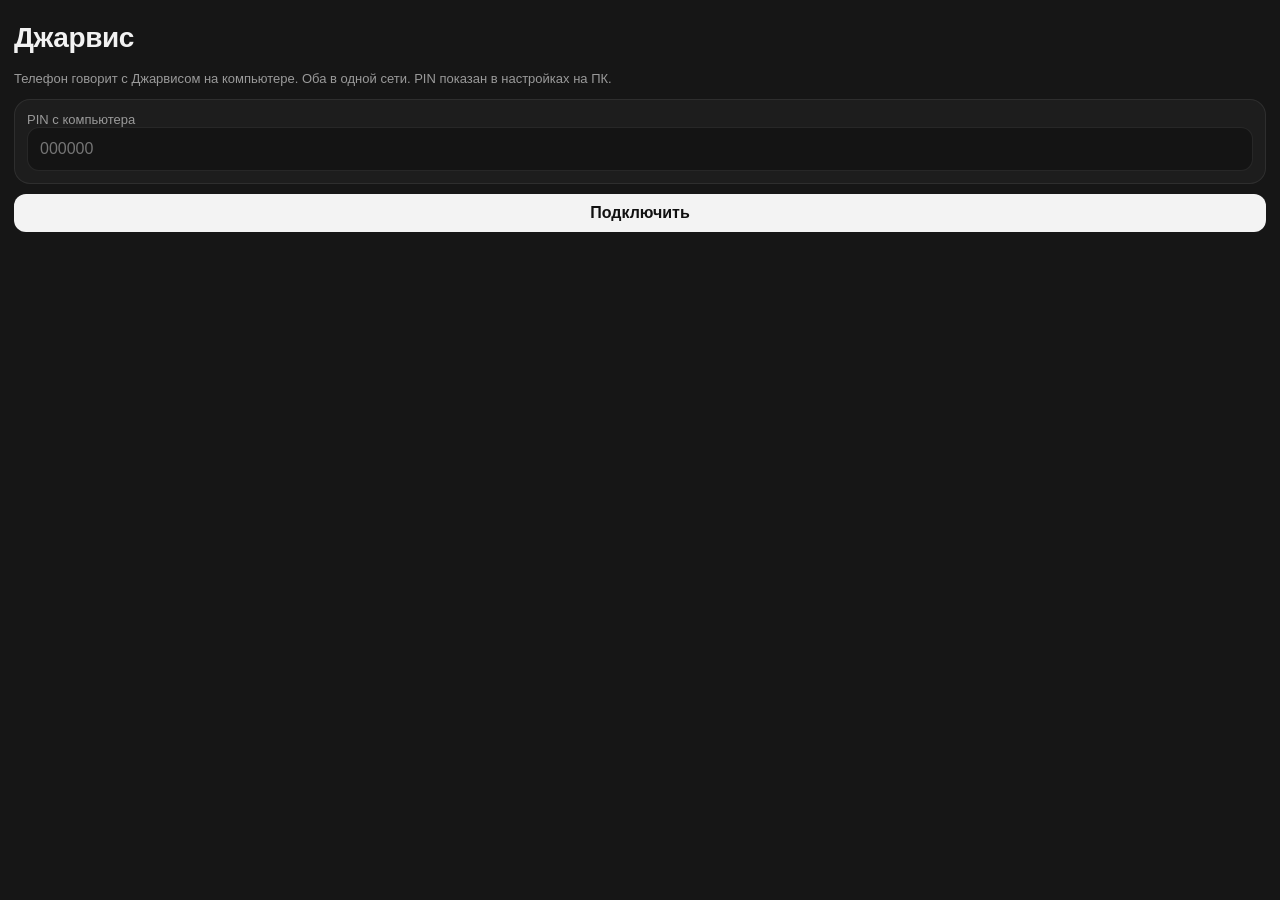
<file: phone/index.html>
<!doctype html>
<html lang="ru">
<head>
<meta charset="utf-8">
<meta name="viewport" content="width=device-width, initial-scale=1, viewport-fit=cover">
<meta name="apple-mobile-web-app-capable" content="yes">
<meta name="apple-mobile-web-app-status-bar-style" content="black-translucent">
<meta name="theme-color" content="#161616">
<link rel="manifest" href="manifest.json">
<link rel="icon" href="icon.svg">
<title>Джарвис</title>
<style>
  :root { color-scheme: dark; --fg:#f2f2f2; --dim:#9a9a9a; --line:rgba(255,255,255,.08); }
  * { box-sizing: border-box; }
  html, body { margin: 0; height: 100%; background: #161616; color: var(--fg);
    font-family: "Segoe UI", Manrope, sans-serif; }
  button, input, textarea { font: inherit; color: inherit; }
  button { background: rgba(255,255,255,.08); border: 0; border-radius: 12px; padding: 10px 12px; }
  button.primary { background: #f3f3f3; color: #111; font-weight: 700; }
  input, textarea { width: 100%; background: rgba(0,0,0,.28); border: 1px solid var(--line); border-radius: 12px; padding: 12px; }
  #app { min-height: 100%; display: flex; flex-direction: column; padding: calc(14px + env(safe-area-inset-top)) 14px calc(18px + env(safe-area-inset-bottom)); }
  h1 { font-size: 28px; margin: 8px 0 4px; letter-spacing: -.4px; }
  .dim { color: var(--dim); font-size: 13px; }
  .tabs { display: flex; gap: 8px; margin: 14px 0; }
  .tabs button.on { background: #f3f3f3; color: #111; }
  #log { flex: 1; overflow-y: auto; display: flex; flex-direction: column; gap: 8px; }
  .msg { white-space: pre-wrap; padding: 10px 12px; border-radius: 14px; background: rgba(255,255,255,.06); line-height: 1.4; }
  .msg.user { background: rgba(255,255,255,.12); }
  .compose { display: flex; gap: 8px; margin-top: 10px; }
  .compose textarea { min-height: 48px; flex: 1; }
  .card { border: 1px solid var(--line); border-radius: 16px; padding: 12px; margin-bottom: 10px; background: rgba(255,255,255,.03); }
  .row { display: flex; gap: 8px; align-items: center; justify-content: space-between; padding: 8px 0; border-top: 1px solid var(--line); }
  .t { font-weight: 700; } .s { color: var(--dim); font-size: 12px; }
  .err { color: #f0b4b4; }
  .pin { font-size: 32px; letter-spacing: 6px; font-weight: 800; }
</style>
</head>
<body>
<div id="app"></div>
<script src="app.js"></script>
</body>
</html>
</file>
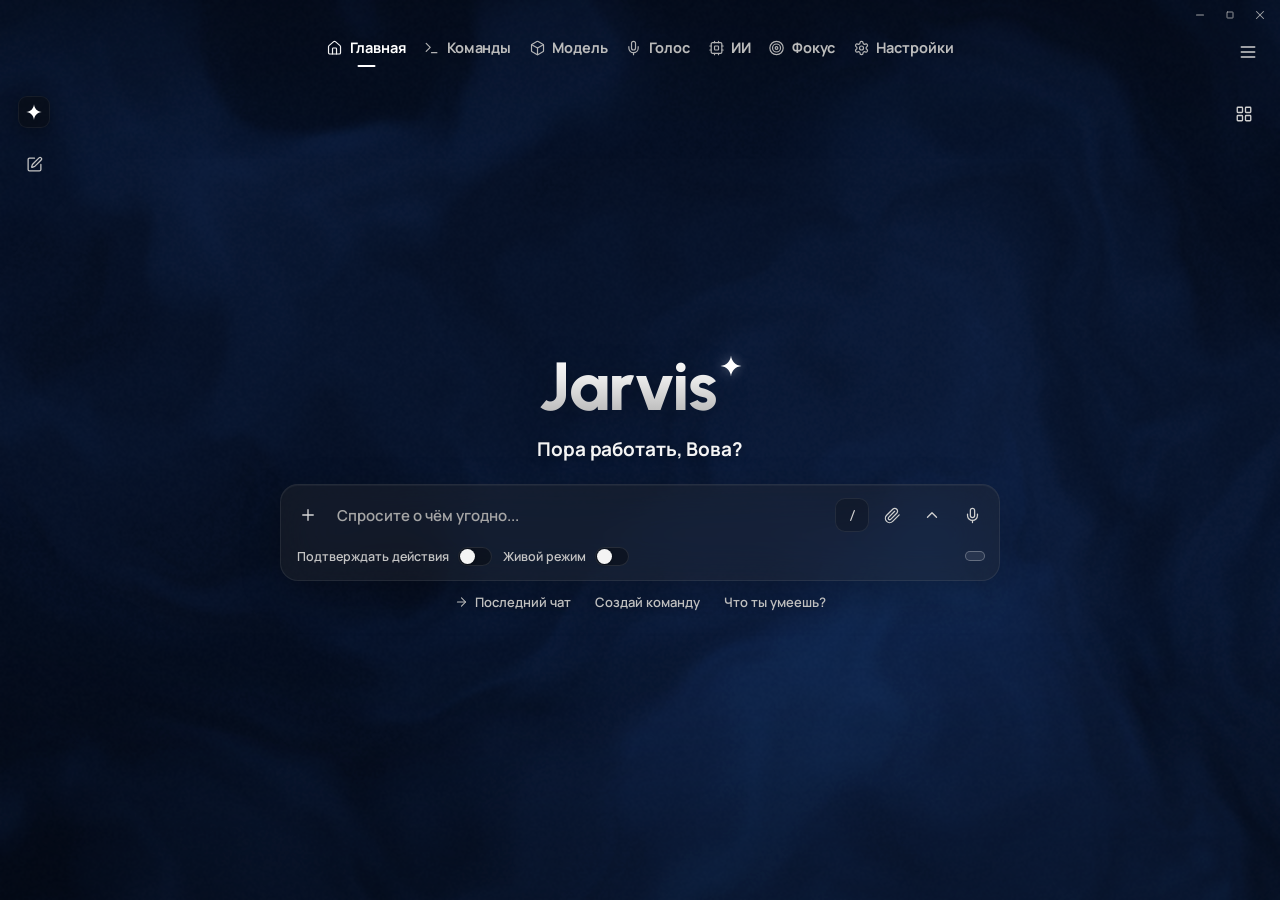
<file: web/index.html>
<!doctype html>
<html lang="ru">
<head>
<meta charset="utf-8">
<meta name="viewport" content="width=device-width, initial-scale=1">
<title>Джарвис</title>
<link rel="stylesheet" href="style.css">
</head>
<body data-state="idle">
<canvas id="bg"></canvas>
<div id="shade"></div>
<div id="app">
  <header id="top" class="pywebview-drag-region">
    <div id="winctl">
      <button data-win="min" title="Свернуть"></button>
      <button data-win="max" title="Развернуть"></button>
      <button data-win="close" class="close" title="Закрыть (в трей)"></button>
    </div>
    <nav id="tabs"></nav>
    <button id="burger" class="icon-btn" title="Меню"></button>
  </header>

  <aside id="rail">
    <button id="rail-home" class="rail-btn active" title="Главная"></button>
    <button id="rail-new" class="rail-btn" title="Новый чат"></button>
  </aside>
  <button id="grid-btn" class="icon-btn" title="Ещё"></button>

  <main id="views">
    <section class="view active" id="v-home">
      <div id="hero">
        <h1 id="wordmark"><span class="wm">Jarvis</span><span class="spark"></span></h1>
        <p id="greet">Пора работать, Вова?</p>
      </div>
      <div id="chat"><div id="msgs"></div></div>
      <div id="composer">
        <div id="status"><span class="dot"></span><span class="txt"></span></div>
        <button id="follow-chip" class="hidden" title="Разговор без имени: можно продолжать без «Джарвис». Нажми, чтобы закончить"></button>
        <div class="card">
          <div class="crow crow1">
            <button id="plus" class="sq" title="Действия"></button>
            <input id="input" type="text" autocomplete="off" spellcheck="false" placeholder="Спросите о чём угодно...">
            <button id="slash" class="sq boxed" title="Команды"></button>
            <button id="clip" class="sq" title="Приложить снимок экрана"></button>
            <button id="send" class="sq" title="Отправить (Enter)"></button>
            <button id="mic" class="sq" title="Говорить"></button>
          </div>
          <div class="crow crow2">
            <label class="tgl-wrap" id="confirm-wrap" title="Подтверждать опасные действия: перед открытием программ и сайтов ассистент спросит разрешение">
              <span class="lbl">Подтверждать действия</span><span id="confirm-tgl" class="toggle"></span>
            </label>
            <label class="tgl-wrap" id="live-wrap" title="Живой режим: ассистент сам поглядывает на экран и говорит, только когда это уместно">
              <span class="lbl">Живой режим</span><span id="live-tgl" class="toggle"></span>
            </label>
            <button id="wake-btn" class="chip" title="Слово-активатор «Hey Jarvis»"></button>
            <button id="voice-btn" class="chip" title="Озвучивать ответы"></button>
            <button id="model-btn" class="chip" title="Модель"></button>
            <button id="watch-btn" class="chip" title="Как часто смотреть на экран во время фокуса"></button>
          </div>
        </div>
      </div>
      <div id="quick">
        <button data-q="last"></button>
        <button data-q="cmd">Создай команду</button>
        <button data-q="ask">Что ты умеешь?</button>
      </div>
    </section>

    <section class="view" id="v-commands"><div class="page"><div class="col" id="p-commands"></div></div></section>
    <section class="view" id="v-model"><div class="page"><div class="col" id="p-model"></div></div></section>
    <section class="view" id="v-voice"><div class="page"><div class="col" id="p-voice"></div></div></section>
    <section class="view" id="v-ai"><div class="page"><div class="col" id="p-ai"></div></div></section>
    <section class="view" id="v-focus"><div class="page"><div class="col" id="p-focus"></div></div></section>
    <section class="view" id="v-settings"><div class="page"><div class="col" id="p-settings"></div></div></section>
  </main>

  <div class="rz n" data-edge="n"></div><div class="rz s" data-edge="s"></div>
  <div class="rz e" data-edge="e"></div><div class="rz w" data-edge="w"></div>
  <div class="rz ne" data-edge="ne"></div><div class="rz nw" data-edge="nw"></div>
  <div class="rz se" data-edge="se"></div><div class="rz sw" data-edge="sw"></div>
  <div id="pop" class="hidden"></div>
  <div id="toasts"></div>
</div>
<script src="icons.js"></script>
<script src="bg.js"></script>
<script src="app.js"></script>
<script src="memory.js"></script>
</body>
</html>
</file>
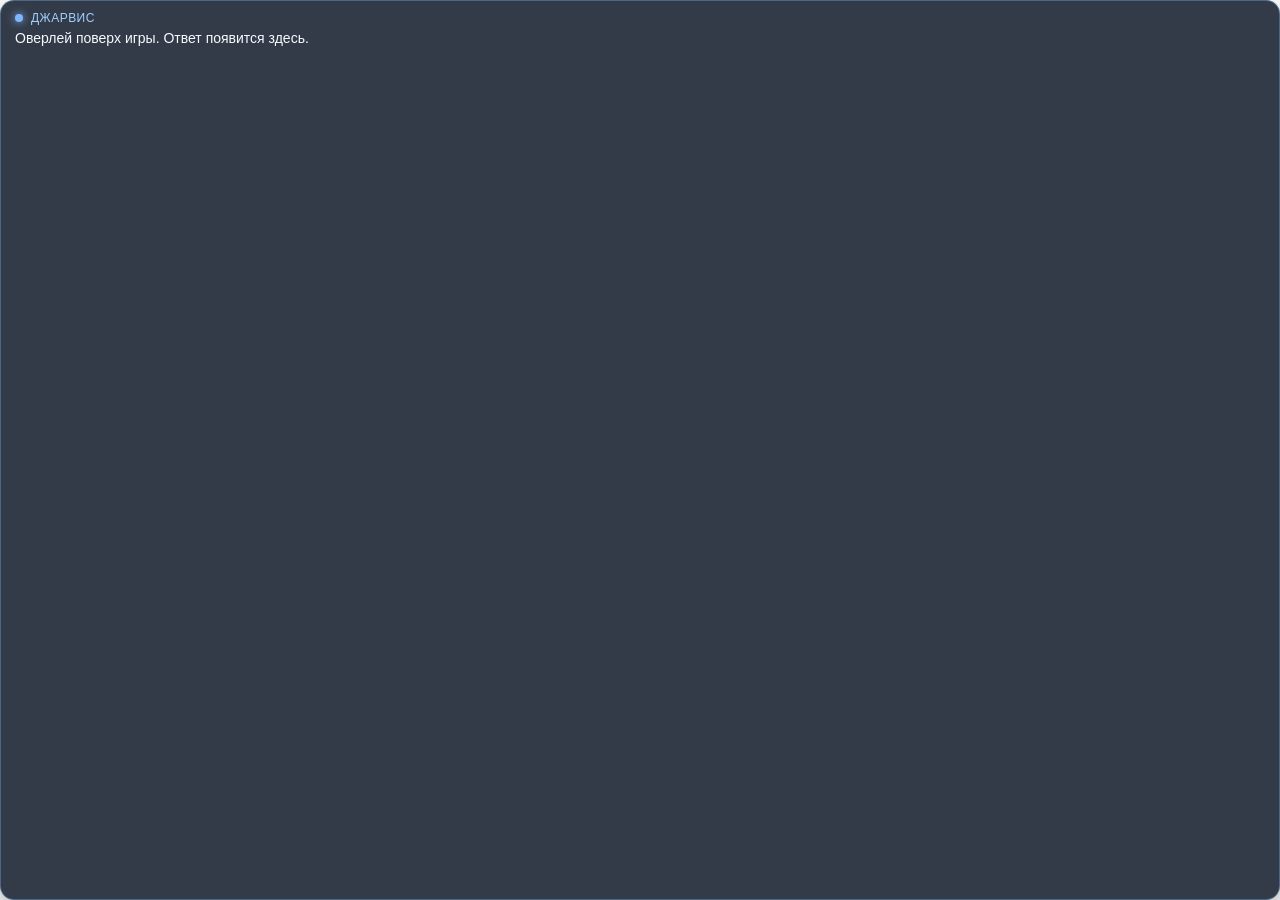
<file: web/overlay.html>
<!doctype html>
<html lang="ru">
<head>
<meta charset="utf-8">
<title>Джарвис</title>
<style>
  html, body { margin: 0; height: 100%; background: transparent; color: #e8f4ff;
    font-family: "Segoe UI", sans-serif; user-select: none; overflow: hidden; }
  .box { height: 100%; box-sizing: border-box; padding: 10px 14px;
    background: rgba(8, 16, 32, .82); border: 1px solid rgba(120, 190, 255, .35);
    border-radius: 14px; display: flex; flex-direction: column; gap: 4px;
    box-shadow: 0 10px 28px rgba(0,0,0,.35); }
  .row { display: flex; align-items: center; gap: 8px; -webkit-app-region: drag; }
  .dot { width: 8px; height: 8px; border-radius: 50%; background: #7eb6ff; box-shadow: 0 0 8px #7eb6ff; }
  .dot.speaking { background: #7dffe1; box-shadow: 0 0 8px #7dffe1; }
  .dot.listening { background: #ffd27a; box-shadow: 0 0 8px #ffd27a; }
  .st { font-size: 12px; letter-spacing: .04em; color: #9fd0ff; text-transform: uppercase; }
  .tx { font-size: 14px; line-height: 1.35; color: #f4fbff; overflow: hidden;
    display: -webkit-box; -webkit-line-clamp: 3; -webkit-box-orient: vertical; }
</style>
</head>
<body>
  <div class="box">
    <div class="row"><span class="dot" id="dot"></span><span class="st" id="st">Джарвис</span></div>
    <div class="tx" id="tx">Оверлей поверх игры. Ответ появится здесь.</div>
  </div>
  <script>
    const dot = document.getElementById('dot'), st = document.getElementById('st'), tx = document.getElementById('tx');
    const labels = {idle:'ожидание', listening:'слушаю', thinking:'думаю', speaking:'говорю'};
    window.overlaySet = function (s) {
      s = s || {};
      dot.className = 'dot ' + (s.state || '');
      st.textContent = labels[s.state] || s.state || 'Джарвис';
      if (s.text) tx.textContent = s.text;
    };
  </script>
</body>
</html>
</file>
<file: web/style.css>
@font-face { font-family: 'Manrope'; src: url('fonts/Manrope-var.ttf') format('truetype'); font-weight: 200 800; font-display: block; }
@font-face { font-family: 'Urbanist'; src: url('fonts/Urbanist-var.ttf') format('truetype'); font-weight: 100 900; font-display: block; }

:root {
  --fg: #f2f2f2; --fg2: #c9c9c9; --dim: #9a9a9a; --dimmer: #6f6f6f;
  --glass: rgba(44, 44, 44, .36); --glass2: rgba(18, 18, 18, .55); --edge: rgba(255, 255, 255, .075);
  --edge2: rgba(255, 255, 255, .16); --hover: rgba(255, 255, 255, .07);
  --blur: blur(22px) saturate(115%);
  --lvl: 0;
  --top-h: 78px;
}
* { box-sizing: border-box; }
html, body { margin: 0; height: 100%; overflow: hidden; background: #161616; color: var(--fg);
  font-family: 'Manrope', 'Segoe UI', sans-serif; font-weight: 600; font-size: 14px;
  -webkit-font-smoothing: antialiased; user-select: none; }
button { font: inherit; color: inherit; background: none; border: 0; padding: 0; cursor: pointer; }
input, textarea, select { font: inherit; color: inherit; user-select: text; }
.ic { display: block; flex: none; }
.hidden { display: none !important; }

/* ── background ── */
#bg { position: fixed; inset: 0; width: 100%; height: 100%; display: block; z-index: 0; filter: contrast(1.04); }
body.no-webgl #bg { display: none; }
body.no-webgl { background: radial-gradient(1200px 700px at 60% 30%, #8a8a8a 0%, #4a4a4a 45%, #1d1d1d 100%); }
#shade { position: fixed; inset: 0; z-index: 1; pointer-events: none;
  background: radial-gradient(130% 95% at 50% 42%, rgba(0,0,0,0) 40%, rgba(0,0,0,.38) 100%),
              linear-gradient(180deg, rgba(0,0,0,.10) 0%, rgba(0,0,0,0) 18%, rgba(0,0,0,0) 70%, rgba(0,0,0,.18) 100%); }
body.view-page #shade { background: radial-gradient(130% 95% at 50% 42%, rgba(0,0,0,.18) 30%, rgba(0,0,0,.5) 100%); }
#app { position: fixed; inset: 0; z-index: 2; }

/* ── top bar ── */
#top { position: absolute; left: 0; right: 0; top: 0; height: var(--top-h); z-index: 20; }
#winctl { position: absolute; top: 4px; right: 6px; display: flex; gap: 2px; z-index: 30; }
#winctl button { width: 28px; height: 22px; border-radius: 6px; display: grid; place-items: center; color: #bdbdbd; opacity: .85; }
#winctl button:hover { background: var(--hover); color: #fff; opacity: 1; }
#winctl button.close:hover { background: #c42b1c; color: #fff; }
#tabs { position: absolute; left: 50%; top: 34px; transform: translateX(-50%); display: flex; gap: 18px; white-space: nowrap; }
.tab { display: flex; align-items: center; gap: 7px; color: #bcbcbc; font-weight: 700; font-size: 14.5px; letter-spacing: -.1px;
  position: relative; padding: 4px 0 8px; transition: color .18s; text-shadow: 0 1px 8px rgba(0,0,0,.25); }
.tab .ic { opacity: .95; }
.tab:hover { color: #e6e6e6; }
.tab.active { color: #fff; }
.tab::after { content: ''; position: absolute; left: 50%; bottom: -2px; width: 18px; height: 2px; border-radius: 2px;
  background: #fff; transform: translateX(-50%) scaleX(0); transition: transform .22s ease; }
.tab.active::after { transform: translateX(-50%) scaleX(1); }
#burger { position: absolute; right: 16px; top: 36px; }
.icon-btn { width: 32px; height: 32px; border-radius: 9px; display: grid; place-items: center; color: #cfcfcf; transition: background .15s, color .15s; }
.icon-btn:hover { background: var(--hover); color: #fff; }
.icon-btn.on { color: #fff; background: rgba(255,255,255,.12); }

/* ── left rail / grid ── */
#rail { position: absolute; left: 18px; top: 96px; display: flex; flex-direction: column; gap: 20px; z-index: 15; }
.rail-btn { width: 32px; height: 32px; border-radius: 9px; display: grid; place-items: center; color: #c4c4c4; transition: all .15s; }
.rail-btn:hover { background: var(--hover); color: #fff; }
.rail-btn.active { background: rgba(10,10,10,.42); color: #fff; box-shadow: inset 0 0 0 1px rgba(255,255,255,.06), 0 4px 14px rgba(0,0,0,.25); }
#grid-btn { position: absolute; right: 20px; top: 98px; z-index: 15; }

/* ── views ── */
.view { position: absolute; inset: 0; opacity: 0; pointer-events: none; transition: opacity .25s ease; }
.view.active { opacity: 1; pointer-events: auto; }

/* ── hero ── */
#hero { position: absolute; left: 0; right: 0; top: calc(50% - 98px); text-align: center; transition: opacity .35s ease, transform .45s cubic-bezier(.2,.8,.2,1); }
#wordmark { margin: 0; display: inline-flex; align-items: flex-start; font-family: 'Urbanist', 'Manrope', sans-serif; font-weight: 800;
  font-size: 68px; letter-spacing: -1.5px; line-height: 1; }
#wordmark .wm { background: linear-gradient(180deg, #ffffff 0%, #e8e8e8 38%, #a9a9a9 100%); -webkit-background-clip: text; background-clip: text;
  color: transparent; filter: drop-shadow(0 3px 16px rgba(0,0,0,.28)); padding: 0 2px 6px; }
#wordmark .spark { color: #fff; margin-left: 1px; margin-top: 2px; filter: drop-shadow(0 0 6px rgba(255,255,255,.35)); transition: filter .3s; }
#greet { margin: 10px 0 0; font-size: 19px; font-weight: 700; color: #f4f4f4; letter-spacing: -.1px; text-shadow: 0 1px 10px rgba(0,0,0,.35); }
body[data-state="thinking"] #wordmark .spark { animation: spin 2.2s cubic-bezier(.5,.1,.5,.9) infinite; filter: drop-shadow(0 0 10px rgba(255,255,255,.7)); }
body[data-state="speaking"] #wordmark .spark { animation: pulse 1.1s ease-in-out infinite; filter: drop-shadow(0 0 12px rgba(255,255,255,.8)); }
body[data-state="listening"] #wordmark .spark { animation: pulse .7s ease-in-out infinite; filter: drop-shadow(0 0 14px rgba(255,255,255,.9)); }
@keyframes spin { to { transform: rotate(360deg); } }
@keyframes pulse { 0%,100% { transform: scale(1); } 50% { transform: scale(1.28); } }

/* ── composer ── */
#composer { position: absolute; left: 50%; width: min(720px, calc(100% - 150px)); top: calc(50% + 34px); transform: translateX(-50%);
  transition: top .5s cubic-bezier(.2,.8,.2,1), width .4s ease; z-index: 12; }
.card { background: var(--glass); backdrop-filter: var(--blur); -webkit-backdrop-filter: var(--blur); border: 1px solid var(--edge);
  border-radius: 18px; box-shadow: 0 14px 40px rgba(0,0,0,.22), inset 0 1px 0 rgba(255,255,255,.045); }
#composer .card { padding: 8px 10px 9px 10px; }
.crow { display: flex; align-items: center; gap: 6px; }
.crow1 { height: 44px; }
#plus { width: 34px; height: 34px; color: #d6d6d6; }
#input { flex: 1; min-width: 0; height: 40px; background: transparent; border: 0; outline: 0; font-size: 15px; font-weight: 600; color: #f0f0f0; padding: 0 6px; }
#input::placeholder { color: #a6a6a6; }
.sq { width: 34px; height: 34px; border-radius: 10px; display: grid; place-items: center; color: #cfcfcf; transition: background .15s, color .15s, box-shadow .2s; }
.sq:hover { background: var(--hover); color: #fff; }
.sq.boxed { background: rgba(0,0,0,.22); box-shadow: inset 0 0 0 1px rgba(255,255,255,.08); }
.sq.boxed:hover { background: rgba(255,255,255,.08); }
.sq.on { color: #fff; background: rgba(255,255,255,.14); }
#mic { position: relative; }
body[data-state="listening"] #mic { color: #111; background: #fff;
  box-shadow: 0 0 0 calc(3px + var(--lvl) * 9px) rgba(255,255,255,.18), 0 0 22px rgba(255,255,255,.55); }
body[data-state="speaking"] #mic { color: #fff; }
.crow2 { padding: 4px 4px 0 6px; gap: 11px; min-width: 0; font-size: 12.5px; color: #c3c3c3; height: 34px; }
.crow2 .lbl { white-space: nowrap; }
.toggle { position: relative; width: 34px; height: 19px; border-radius: 12px; background: rgba(0,0,0,.35); box-shadow: inset 0 0 0 1px rgba(255,255,255,.1); flex: none; transition: background .2s; }
.toggle::after { content: ''; position: absolute; left: 2px; top: 2px; width: 15px; height: 15px; border-radius: 50%; background: #f4f4f4; transition: transform .2s ease; box-shadow: 0 1px 3px rgba(0,0,0,.35); }
.toggle.on { background: rgba(255,255,255,.42); }
.toggle.on::after { transform: translateX(15px); }
.tgl-wrap { display: flex; align-items: center; gap: 9px; cursor: pointer; }
.chip { display: flex; align-items: center; gap: 6px; color: #c6c6c6; white-space: nowrap; border-radius: 8px; padding: 3px 4px; transition: color .15s, background .15s; }
.chip:hover { color: #fff; }
.chip.on { color: #fff; }
.chip.on .ic { filter: drop-shadow(0 0 5px rgba(255,255,255,.6)); }
#model-btn { color: #ececec; font-weight: 700; max-width: 160px; min-width: 0; flex: 0 1 auto; }
#model-btn .txt { overflow: hidden; text-overflow: ellipsis; white-space: nowrap; }
#watch-btn { margin-left: auto; border: 1px solid rgba(255,255,255,.28); background: rgba(255,255,255,.08); padding: 4px 9px; border-radius: 9px; color: #e2e2e2; max-width: 150px; min-width: 0; flex: 0 1 auto; }
#watch-btn .txt { overflow: hidden; text-overflow: ellipsis; white-space: nowrap; }
#watch-btn:hover { background: rgba(255,255,255,.14); }
#status { position: absolute; left: 50%; transform: translateX(-50%); bottom: calc(100% + 8px); font-size: 12px; color: #d8d8d8; white-space: nowrap;
  display: flex; align-items: center; gap: 7px; opacity: 0; transition: opacity .25s; pointer-events: none; text-shadow: 0 1px 8px rgba(0,0,0,.5); }
#status .dot { width: 6px; height: 6px; border-radius: 50%; background: #fff; box-shadow: 0 0 8px #fff; }
#status.show .dot { animation: pulse 1s infinite; }
#status.show { opacity: 1; }
/* v1.6 conversation mode chip: «слушаю… ещё 1:40» */
#follow-chip { position: absolute; right: 8px; bottom: calc(100% + 6px); display: flex; align-items: center; gap: 6px; font-size: 12px;
  color: #eaeaea; padding: 3px 9px; border-radius: 999px; border: 1px solid rgba(255,255,255,.25); background: rgba(255,255,255,.08);
  white-space: nowrap; text-shadow: 0 1px 6px rgba(0,0,0,.4); transition: opacity .2s, background .15s; }
#follow-chip:hover { background: rgba(255,255,255,.16); }
#follow-chip .fdot { width: 6px; height: 6px; border-radius: 50%; background: #7dffb0; box-shadow: 0 0 8px #7dffb0; animation: pulse 1.4s infinite; }
#follow-chip.wait .fdot { background: #bbb; box-shadow: none; animation: none; }
#follow-chip .x { opacity: .6; margin-left: 2px; }
#follow-chip.hidden { display: none; }
.pcpeek { margin-top: 6px; font-size: 12px; color: #cfcfcf; max-height: 120px; overflow-y: auto; }
.pcpeek div { padding: 2px 0; }
.pcpeek .tm { opacity: .55; margin-right: 6px; }

#quick { position: absolute; left: 50%; transform: translateX(-50%); top: calc(50% + 143px); display: flex; gap: 24px; font-size: 13px; color: #cfcfcf;
  transition: opacity .3s; white-space: nowrap; }
#quick button { display: flex; align-items: center; gap: 6px; color: #cfcfcf; text-shadow: 0 1px 8px rgba(0,0,0,.4); }
#quick button:hover { color: #fff; }

/* ── chat mode ── */
#chat { position: absolute; left: 50%; transform: translateX(-50%); width: min(760px, calc(100% - 150px)); top: 86px; bottom: 132px;
  overflow-y: auto; opacity: 0; pointer-events: none; transition: opacity .35s ease .1s; padding: 10px 6px 18px;
  -webkit-mask-image: linear-gradient(180deg, transparent 0, #000 26px, #000 calc(100% - 16px), transparent 100%); }
#chat::-webkit-scrollbar { width: 6px; } #chat::-webkit-scrollbar-thumb { background: rgba(255,255,255,.14); border-radius: 3px; }
body.chatmode #chat { opacity: 1; pointer-events: auto; }
body.chatmode #hero { opacity: 0; transform: translateY(-46px) scale(.92); pointer-events: none; }
body.chatmode #composer { top: calc(100% - 118px); width: min(760px, calc(100% - 150px)); }
body.chatmode #quick { opacity: 0; pointer-events: none; }
.msg { display: flex; gap: 10px; margin: 12px 0; animation: msgin .35s cubic-bezier(.2,.8,.2,1); }
@keyframes msgin { from { opacity: 0; transform: translateY(8px); } to { opacity: 1; transform: none; } }
.msg .av { width: 28px; height: 28px; border-radius: 9px; flex: none; display: grid; place-items: center; color: #fff;
  background: rgba(10,10,10,.45); box-shadow: inset 0 0 0 1px rgba(255,255,255,.07); margin-top: 2px; }
.bubble { max-width: 78%; padding: 10px 14px; border-radius: 16px; line-height: 1.5; font-size: 14.5px; font-weight: 550; color: #eeeeee;
  backdrop-filter: var(--blur); -webkit-backdrop-filter: var(--blur); white-space: pre-wrap; word-wrap: break-word; user-select: text; }
.msg.jarvis .bubble { background: rgba(20,20,20,.46); border: 1px solid var(--edge); border-top-left-radius: 6px; }
.msg.user { justify-content: flex-end; }
.msg.user .bubble { background: rgba(255,255,255,.13); border: 1px solid rgba(255,255,255,.10); border-top-right-radius: 6px; color: #fafafa; }
.msg.live .bubble { border-color: rgba(160,220,255,.28); box-shadow: 0 0 24px rgba(140,200,255,.08); }
.msg.live .av { color: #cfeaff; }
.msg.nudge .bubble { border-color: rgba(255,255,255,.28); box-shadow: 0 0 24px rgba(255,255,255,.08); }
.msg.system { justify-content: center; }
.msg.system .bubble { background: rgba(0,0,0,.28); font-size: 12.5px; color: #cfcfcf; border-radius: 10px; padding: 6px 12px; max-width: 90%; text-align: center; }
.msg.tool { margin: -4px 0 6px 38px; }
.toolchip { display: inline-flex; align-items: center; gap: 6px; font-size: 12px; color: #bdbdbd; padding: 3px 9px; border-radius: 8px; background: rgba(0,0,0,.22); }
.typing .bubble { display: flex; gap: 5px; padding: 14px 16px; }
.typing i { width: 6px; height: 6px; border-radius: 50%; background: #ddd; animation: blink 1.2s infinite; }
.typing i:nth-child(2) { animation-delay: .15s; } .typing i:nth-child(3) { animation-delay: .3s; }
@keyframes blink { 0%,80%,100% { opacity: .25; transform: translateY(0); } 40% { opacity: 1; transform: translateY(-3px); } }
.msg .ts { font-size: 10.5px; color: #8d8d8d; align-self: flex-end; margin-bottom: 2px; }

/* ── pages ── */
.page { position: absolute; left: 0; right: 0; top: 84px; bottom: 0; overflow-y: auto; padding: 8px 0 40px; }
.page::-webkit-scrollbar { width: 8px; } .page::-webkit-scrollbar-thumb { background: rgba(255,255,255,.14); border-radius: 4px; }
.col { width: min(780px, calc(100% - 150px)); margin: 0 auto; }
.ph { display: flex; align-items: flex-end; justify-content: space-between; margin: 10px 2px 16px; }
.ph h2 { margin: 0; font-family: 'Urbanist', 'Manrope'; font-weight: 800; font-size: 30px; letter-spacing: -.6px;
  background: linear-gradient(180deg, #fff, #b5b5b5); -webkit-background-clip: text; background-clip: text; color: transparent; }
.ph p { margin: 4px 0 0; color: #bdbdbd; font-size: 13px; font-weight: 600; }
.sect { padding: 16px 18px; margin-bottom: 14px; }
.sect h3 { margin: 0 0 12px; font-size: 13px; font-weight: 700; color: #e8e8e8; letter-spacing: .2px; display: flex; align-items: center; gap: 8px; }
.sect h3 .ic { color: #cfcfcf; }
.row { display: flex; align-items: center; gap: 12px; min-height: 40px; }
.row + .row { border-top: 1px solid rgba(255,255,255,.05); }
.row .grow { flex: 1; min-width: 0; }
.row .t { color: #ececec; font-size: 13.5px; }
.row .s { color: #a9a9a9; font-size: 12px; font-weight: 600; margin-top: 2px; }
.grid2 { display: grid; grid-template-columns: 1fr 1fr; gap: 12px 14px; }
.grid3 { display: grid; grid-template-columns: repeat(3, 1fr); gap: 12px 14px; }
.field label { display: block; font-size: 12px; color: #b3b3b3; margin: 0 0 6px 2px; }
.inp, select.inp, textarea.inp { width: 100%; background: rgba(0,0,0,.28); border: 1px solid rgba(255,255,255,.09); border-radius: 10px;
  padding: 9px 12px; color: #eee; font-size: 13.5px; font-weight: 600; outline: none; transition: border-color .15s, background .15s; }
.inp:focus { border-color: rgba(255,255,255,.3); background: rgba(0,0,0,.36); }
textarea.inp { resize: vertical; min-height: 84px; line-height: 1.45; }
select.inp { appearance: none; padding-right: 32px; background-image: url("data:image/svg+xml,%3Csvg xmlns='http://www.w3.org/2000/svg' width='14' height='14' viewBox='0 0 24 24' fill='none' stroke='%23bbb' stroke-width='2' stroke-linecap='round'%3E%3Cpath d='m6 9 6 6 6-6'/%3E%3C/svg%3E");
  background-repeat: no-repeat; background-position: right 10px center; }
select.inp option { background: #222; color: #eee; }
.inp-wrap { position: relative; } .inp-wrap .inp { padding-right: 40px; }
.inp-wrap .eye { position: absolute; right: 6px; top: 50%; transform: translateY(-50%); width: 28px; height: 28px; display: grid; place-items: center; color: #aaa; border-radius: 7px; }
.inp-wrap .eye:hover { color: #fff; background: var(--hover); }
.btn { display: inline-flex; align-items: center; gap: 8px; height: 36px; padding: 0 14px; border-radius: 10px; background: rgba(255,255,255,.08);
  box-shadow: inset 0 0 0 1px rgba(255,255,255,.1); color: #eee; font-weight: 700; font-size: 13px; white-space: nowrap; transition: background .15s, transform .1s; }
.btn:hover { background: rgba(255,255,255,.14); }
.btn:active { transform: translateY(1px); }
.btn.primary { background: #f3f3f3; color: #111; box-shadow: 0 4px 18px rgba(255,255,255,.12); }
.btn.primary:hover { background: #fff; }
.btn.ghost { background: transparent; box-shadow: none; color: #cfcfcf; } .btn.ghost:hover { background: var(--hover); color: #fff; }
.btn.sm { height: 30px; padding: 0 10px; font-size: 12.5px; }
.seg { display: inline-flex; background: rgba(0,0,0,.3); border-radius: 11px; padding: 3px; box-shadow: inset 0 0 0 1px rgba(255,255,255,.07); }
.seg button { padding: 7px 14px; border-radius: 8px; color: #bdbdbd; font-weight: 700; font-size: 13px; transition: all .15s; }
.seg button:hover { color: #fff; }
.seg button.on { background: rgba(255,255,255,.9); color: #121212; }
.note { font-size: 12px; color: #a7a7a7; line-height: 1.5; margin-top: 10px; }
.note b { color: #dcdcdc; font-weight: 700; }
.result { font-size: 12.5px; color: #dedede; margin-left: 4px; }
.slider { -webkit-appearance: none; appearance: none; width: 100%; height: 4px; border-radius: 2px; background: rgba(255,255,255,.18); outline: none; }
.slider::-webkit-slider-thumb { -webkit-appearance: none; width: 16px; height: 16px; border-radius: 50%; background: #f3f3f3; cursor: pointer; box-shadow: 0 1px 6px rgba(0,0,0,.4); }
.val { min-width: 48px; text-align: right; color: #ddd; font-size: 12.5px; }
.link { color: #e8e8e8; text-decoration: underline; text-underline-offset: 3px; text-decoration-color: rgba(255,255,255,.3); cursor: pointer; }

/* abilities */
.abil { padding: 14px; display: flex; flex-direction: column; gap: 6px; cursor: pointer; transition: transform .15s, background .15s; }
.abil:hover { background: rgba(40,40,40,.5); transform: translateY(-1px); }
.abil .top { display: flex; align-items: center; gap: 10px; }
.abil .ico { width: 32px; height: 32px; border-radius: 9px; display: grid; place-items: center; background: rgba(0,0,0,.3); color: #fff; box-shadow: inset 0 0 0 1px rgba(255,255,255,.07); }
.abil .ttl { font-weight: 700; font-size: 13.5px; color: #f0f0f0; }
.abil .dsc { font-size: 12px; color: #a9a9a9; min-height: 16px; }
.abil .ex { font-size: 12.5px; color: #dcdcdc; font-style: italic; }
.cmd-row .name { font-weight: 700; color: #f0f0f0; } .cmd-row .prompt { color: #b8b8b8; font-size: 12.5px; overflow: hidden; text-overflow: ellipsis; white-space: nowrap; }

/* focus */
.focus-top { display: flex; gap: 22px; align-items: center; }
.ring { position: relative; width: 210px; height: 210px; flex: none; }
.ring svg { position: absolute; inset: 0; transform: rotate(-90deg); }
.ring .track { stroke: rgba(255,255,255,.1); } .ring .bar { stroke: #f2f2f2; transition: stroke-dashoffset .9s linear; filter: drop-shadow(0 0 6px rgba(255,255,255,.35)); }
.ring .mid { position: absolute; inset: 0; display: flex; flex-direction: column; align-items: center; justify-content: center; }
.ring .time { font-family: 'Urbanist', 'Manrope'; font-weight: 800; font-size: 46px; letter-spacing: -1px; color: #fff; }
.ring .ph2 { font-size: 12.5px; color: #bdbdbd; margin-top: 2px; }
.focus-form { flex: 1; min-width: 0; display: flex; flex-direction: column; gap: 12px; }
.btns { display: flex; gap: 8px; flex-wrap: wrap; }
.guard { font-size: 12.5px; color: #cfcfcf; display: flex; align-items: center; gap: 8px; }
.metrics { display: grid; grid-template-columns: repeat(4, 1fr); gap: 10px; margin-bottom: 14px; }
.metric { background: rgba(0,0,0,.22); border-radius: 12px; padding: 10px 12px; box-shadow: inset 0 0 0 1px rgba(255,255,255,.05); }
.metric .k { font-size: 11.5px; color: #a8a8a8; } .metric .v { font-size: 18px; font-weight: 800; color: #fff; margin-top: 3px; font-family: 'Urbanist', 'Manrope'; }
.bars { display: flex; align-items: flex-end; gap: 12px; height: 120px; padding: 0 4px; }
.bars .b { flex: 1; display: flex; flex-direction: column; align-items: center; gap: 6px; height: 100%; justify-content: flex-end; }
.bars .b i { width: 100%; max-width: 46px; border-radius: 8px 8px 4px 4px; background: linear-gradient(180deg, rgba(255,255,255,.85), rgba(255,255,255,.25)); min-height: 3px; transition: height .5s; }
.bars .b span { font-size: 11px; color: #aaa; } .bars .b em { font-style: normal; font-size: 10.5px; color: #ddd; }
.chips { display: flex; flex-wrap: wrap; gap: 8px; }
.tag { display: inline-flex; align-items: center; gap: 6px; padding: 5px 6px 5px 11px; border-radius: 9px; background: rgba(255,255,255,.08); box-shadow: inset 0 0 0 1px rgba(255,255,255,.08); font-size: 12.5px; }
.tag button { width: 18px; height: 18px; border-radius: 5px; display: grid; place-items: center; color: #aaa; } .tag button:hover { background: rgba(255,255,255,.12); color: #fff; }
.soon { display: flex; gap: 14px; align-items: center; }
.soon .big { width: 46px; height: 46px; border-radius: 12px; display: grid; place-items: center; background: rgba(0,0,0,.3); color: #ddd; }
.badge { font-size: 11px; padding: 2px 8px; border-radius: 6px; background: rgba(255,255,255,.12); color: #eee; margin-left: 8px; }

/* popover / toast */
#pop { position: fixed; z-index: 50; min-width: 220px; max-width: 340px; max-height: 60vh; overflow-y: auto; padding: 6px; border-radius: 14px;
  background: rgba(24,24,24,.78); backdrop-filter: var(--blur); -webkit-backdrop-filter: var(--blur); border: 1px solid rgba(255,255,255,.09);
  box-shadow: 0 18px 50px rgba(0,0,0,.45); animation: popin .16s ease; }
@keyframes popin { from { opacity: 0; transform: translateY(-4px) scale(.98); } to { opacity: 1; transform: none; } }
.pi { display: flex; align-items: center; gap: 10px; width: 100%; padding: 8px 10px; border-radius: 9px; color: #e2e2e2; font-size: 13px; text-align: left; }
.pi:hover { background: rgba(255,255,255,.08); color: #fff; }
.pi .sub { margin-left: auto; color: #8f8f8f; font-size: 11.5px; padding-left: 10px; }
.pi.sel { color: #fff; } .pi.sel .ic.chk { opacity: 1; }
.pi .ic.chk { opacity: 0; margin-left: auto; }
.pi.dim { color: #8a8a8a; }
.ph-h { font-size: 11px; color: #8d8d8d; padding: 8px 10px 4px; text-transform: uppercase; letter-spacing: .6px; }
.sep { height: 1px; background: rgba(255,255,255,.07); margin: 4px 6px; }
#toasts { position: fixed; left: 50%; bottom: 22px; transform: translateX(-50%); z-index: 60; display: flex; flex-direction: column; gap: 8px; align-items: center; pointer-events: none; }
.toast { pointer-events: auto; padding: 9px 14px; border-radius: 11px; background: rgba(22,22,22,.82); backdrop-filter: var(--blur); border: 1px solid rgba(255,255,255,.1);
  font-size: 12.5px; color: #eee; box-shadow: 0 10px 30px rgba(0,0,0,.35); display: flex; gap: 10px; align-items: center; animation: popin .2s ease; max-width: 520px; }
.toast.err { border-color: rgba(255,120,120,.35); }
body.chatmode #toasts { bottom: 136px; }

/* resize grips */
.rz { position: fixed; z-index: 100; }
.rz.n { top: 0; left: 8px; right: 8px; height: 4px; cursor: n-resize; }
.rz.s { bottom: 0; left: 8px; right: 8px; height: 5px; cursor: s-resize; }
.rz.e { right: 0; top: 8px; bottom: 8px; width: 5px; cursor: e-resize; }
.rz.w { left: 0; top: 8px; bottom: 8px; width: 5px; cursor: w-resize; }
.rz.ne { right: 0; top: 0; width: 8px; height: 8px; cursor: ne-resize; }
.rz.nw { left: 0; top: 0; width: 8px; height: 8px; cursor: nw-resize; }
.rz.se { right: 0; bottom: 0; width: 12px; height: 12px; cursor: se-resize; }
.rz.sw { left: 0; bottom: 0; width: 10px; height: 10px; cursor: sw-resize; }
body.maximized .rz { display: none; }

@media (max-width: 900px) { #tabs { gap: 18px; } .tab { font-size: 13.5px; } .grid3 { grid-template-columns: 1fr 1fr; } .metrics { grid-template-columns: 1fr 1fr; } }
@media (max-height: 600px) { #hero { top: calc(50% - 92px); } #wordmark { font-size: 58px; } }

/* versions */
.sect h3 .grow { flex: 1; }
.sect h3 .icon-btn { width: 26px; height: 26px; }
.icon-btn.spin .ic { animation: spin .9s linear infinite; }
@keyframes spin { to { transform: rotate(360deg); } }
.vlist { margin-top: 8px; display: flex; flex-direction: column; gap: 8px; }
.vempty { color: #a9a9a9; font-size: 12.5px; font-weight: 600; padding: 10px 2px; }
.ver { border: 1px solid rgba(255,255,255,.06); background: rgba(0,0,0,.18); border-radius: 12px; padding: 10px 12px; }
.ver.cur { border-color: rgba(255,255,255,.16); background: rgba(255,255,255,.05); }
.vhead { display: flex; align-items: center; gap: 4px; min-height: 30px; }
.vhead .grow { flex: 1; }
.vtag { font-weight: 800; font-size: 14px; color: #f2f2f2; }
.vhead .badge { margin-left: 6px; }
.vdate { color: #9a9a9a; font-size: 12px; font-weight: 600; margin-left: 10px; }
.vcur { display: inline-flex; align-items: center; gap: 6px; color: #dcdcdc; font-size: 12.5px; font-weight: 700; padding: 0 6px; }
.vnotes { color: #b9b9b9; font-size: 12.5px; line-height: 1.45; white-space: pre-line; margin-top: 4px; max-height: 74px; overflow: hidden; }
.vprog { display: none; margin-top: 8px; }
.vprog.on { display: block; }
.vprog i { display: block; height: 4px; width: 0; border-radius: 3px; background: #f2f2f2; box-shadow: 0 0 10px rgba(255,255,255,.5); transition: width .2s; }
.vprog span { display: block; color: #bdbdbd; font-size: 11.5px; font-weight: 600; margin-top: 5px; }
.btn[disabled] { opacity: .45; pointer-events: none; }
/* modal */
.modal { position: fixed; inset: 0; z-index: 90; display: grid; place-items: center; background: rgba(0,0,0,.45); opacity: 0; transition: opacity .15s; }
.modal.show { opacity: 1; }
.mbox { width: min(440px, calc(100% - 48px)); padding: 20px 22px 18px; border-radius: 16px; background: rgba(28,28,28,.86);
  backdrop-filter: var(--blur); -webkit-backdrop-filter: var(--blur); border: 1px solid rgba(255,255,255,.12); box-shadow: 0 24px 70px rgba(0,0,0,.55); }
.mtitle { font-size: 16px; font-weight: 800; margin-bottom: 10px; }
.mtext { color: #c4c4c4; font-size: 13px; line-height: 1.5; font-weight: 500; }
.mbtns { display: flex; justify-content: flex-end; gap: 8px; margin-top: 18px; }

/* name + character (v1.1) */
#wordmark.long { font-size: 54px; } #wordmark.xlong { font-size: 42px; }
.msg .col { display: flex; flex-direction: column; min-width: 0; max-width: 100%; }
.msg .who { font-size: 11px; font-weight: 700; color: #9d9d9d; margin: 0 0 3px 2px; letter-spacing: .2px; }
.pchips { display: flex; flex-wrap: wrap; gap: 8px; }
.pchip { display: inline-flex; align-items: center; gap: 6px; height: 32px; padding: 0 13px; border-radius: 999px; font-size: 13px; font-weight: 600;
  color: #d6d6d6; background: rgba(255,255,255,.06); border: 1px solid rgba(255,255,255,.08); transition: background .15s, color .15s, border-color .15s; }
.pchip:hover { background: rgba(255,255,255,.11); color: #fff; }
.pchip.on { background: #f2f2f2; color: #111; border-color: #f2f2f2; box-shadow: 0 4px 16px rgba(255,255,255,.12); }
.vsug { margin-top: 10px; border-top: none !important; background: rgba(0,0,0,.18); border-radius: 12px; padding: 8px 12px; }
.msg.jarvis .av { margin-top: 17px; }

/* v1.4 voice languages */
.inp.ro { display: flex; align-items: center; color: #bdbdbd; font-size: 12.5px; overflow: hidden; white-space: nowrap; text-overflow: ellipsis; }
.row.own .btn + .btn { margin-left: 6px; }
#v-ownlist .row.own { padding: 8px 0; }
.note a { color: var(--accent, #9ecbff); }

.note .bad, .bad { color: #f0b4b4; }
.mono { font-family: ui-monospace, Consolas, monospace; font-size: 12px; }
.field textarea.inp { min-height: 68px; width: 100%; resize: vertical; }

/* память компаньона (ИИ → Память) */
.mem-body.off { opacity: .45; }
.mem-row .mem-text { white-space: normal; color: #e6e6e6; font-size: 13px; }
.mem-row .s { font-size: 11.5px; color: #8f8f8f; margin-top: 2px; }
#m-filter { margin-bottom: 6px; } #m-filter:empty { display: none; }
#prov-seg { flex-wrap: wrap; }
</file>
